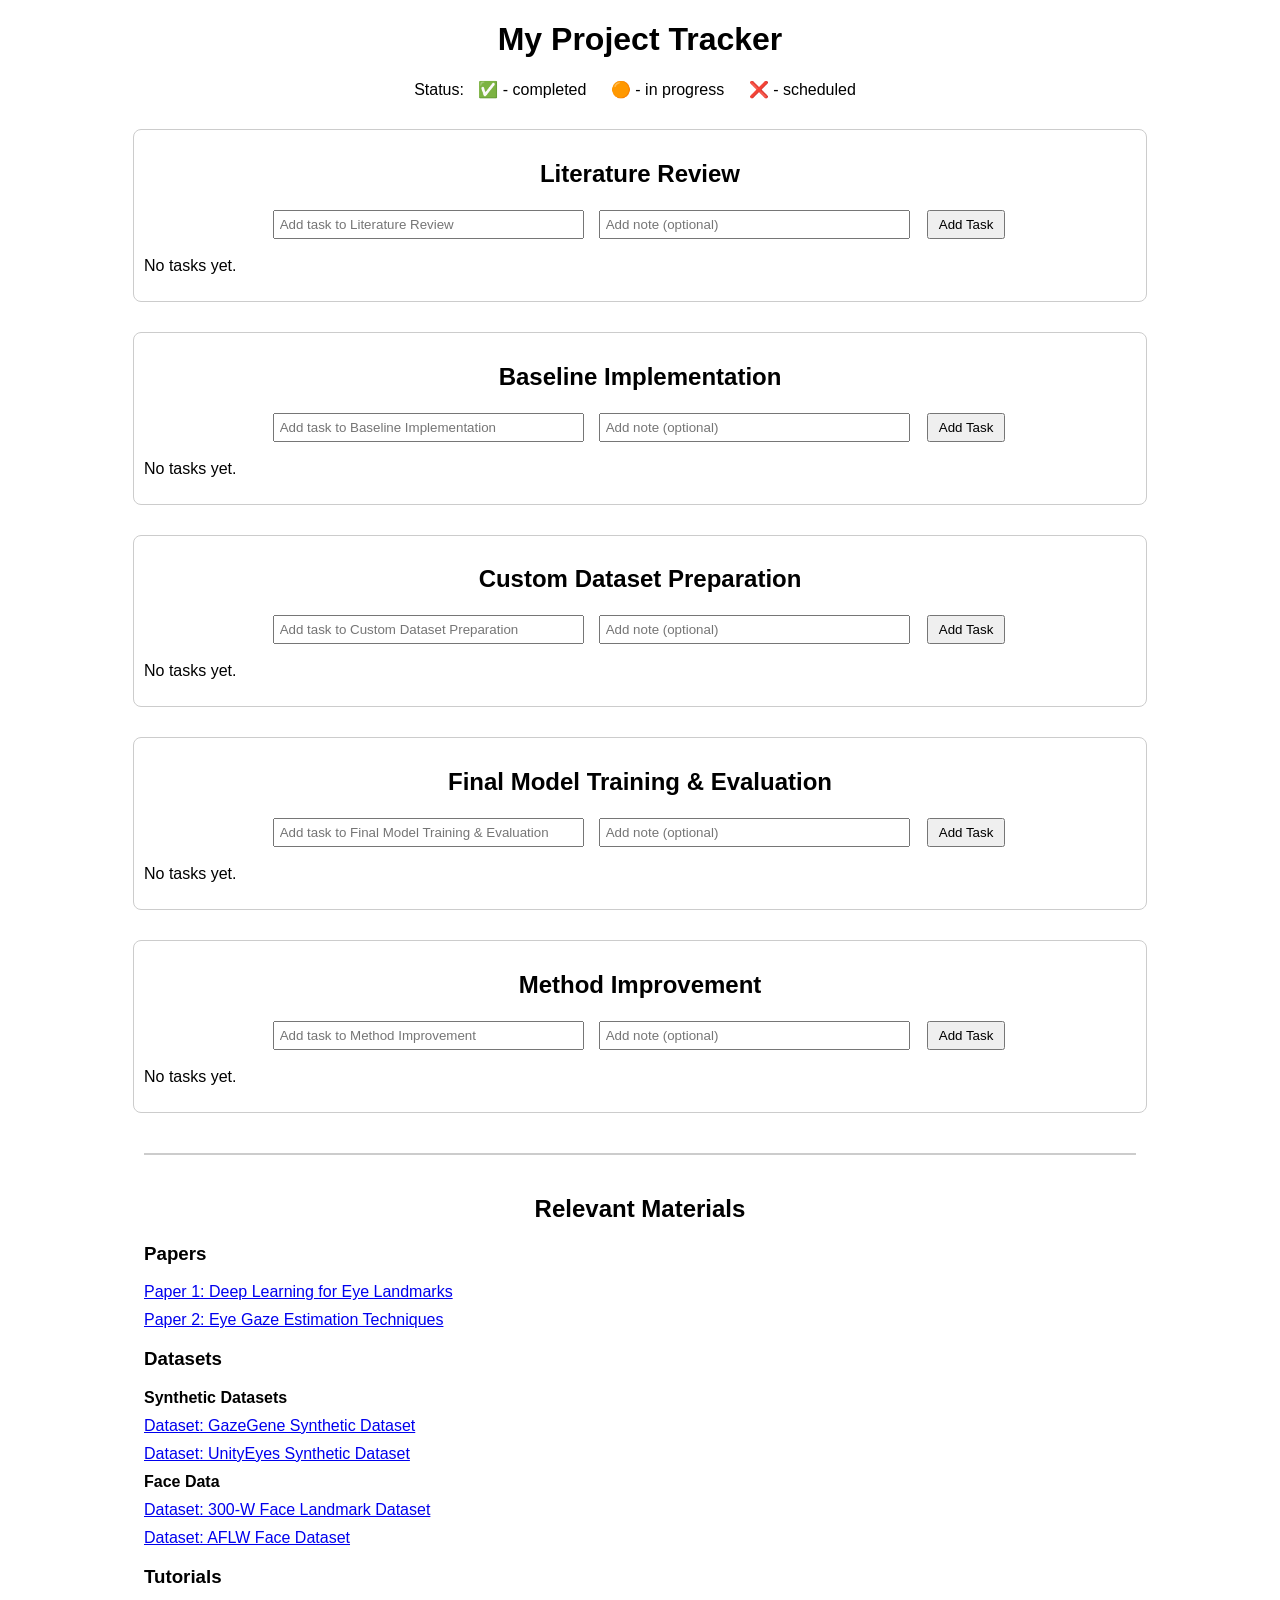
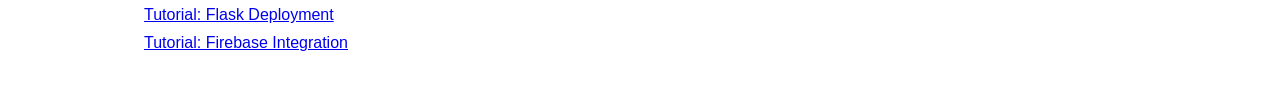
<file: index.html>
<!DOCTYPE html>
<html lang="en">
<head>
  <meta charset="UTF-8" />
  <meta name="viewport" content="width=device-width, initial-scale=1.0" />
  <title>Project Tracker</title>
  <style>
    /* Your existing CSS remains unchanged */
    body { font-family: Arial, sans-serif; margin: 20px; }
    h1, h2 { text-align: center; }
    .project { margin: 30px auto; width: 80%; border: 1px solid #ccc; border-radius: 8px; padding: 10px; }
    .task-input-section { text-align: center; margin: 10px 0; }
    input[type="text"] { width: 30%; padding: 5px; margin-right: 10px; }
    button { padding: 5px 10px; margin: 2px; cursor: pointer; }
    ul { list-style-type: none; padding-left: 0; }
    li { margin: 10px 0; }
    .status-legend { text-align: center; margin: 20px 0; }
    .status-legend span { margin: 0 10px; }
    #materials { width: 80%; margin: 40px auto; border-top: 2px solid #ccc; padding-top: 20px; }
    .note { display: block; margin-top: 5px; font-size: 0.95em; color: #333; }
    .note-input { width: 60%; margin-top: 5px; }
  </style>
</head>
<body>
  <h1>My Project Tracker</h1>

  <div class="status-legend">
    Status:
    <span>✅ - completed</span>
    <span>🟠 - in progress</span>
    <span>❌ - scheduled</span>
  </div>

  <!-- Projects container -->
  <div id="projects"></div>

<!-- Relevant Materials Section -->
<div id="materials">
  <h2>Relevant Materials</h2>

  <!-- Papers subsection -->
  <h3>Papers</h3>
  <ul>
    <li><a href="https://example.com/paper1" target="_blank">Paper 1: Deep Learning for Eye Landmarks</a></li>
    <li><a href="https://example.com/paper2" target="_blank">Paper 2: Eye Gaze Estimation Techniques</a></li>
  </ul>

  <!-- Datasets subsection -->
  <h3>Datasets</h3>
  <ul>
    <!-- Synthetic Datasets subsection -->
    <li><strong>Synthetic Datasets</strong>
      <ul>
        <li><a href="https://example.com/dataset1" target="_blank">Dataset: GazeGene Synthetic Dataset</a></li>
        <li><a href="https://example.com/dataset2" target="_blank">Dataset: UnityEyes Synthetic Dataset</a></li>
      </ul>
    </li>

    <!-- Face Data subsection -->
    <li><strong>Face Data</strong>
      <ul>
        <li><a href="https://example.com/facedata1" target="_blank">Dataset: 300-W Face Landmark Dataset</a></li>
        <li><a href="https://example.com/facedata2" target="_blank">Dataset: AFLW Face Dataset</a></li>
      </ul>
    </li>
  </ul>

  <!-- Tutorials subsection -->
  <h3>Tutorials</h3>
  <ul>
    <li><a href="https://example.com/tutorial1" target="_blank">Tutorial: Flask Deployment</a></li>
    <li><a href="https://example.com/tutorial2" target="_blank">Tutorial: Firebase Integration</a></li>
  </ul>
</div>


  <script>
    const API_URL = 'https://tracker-backend.fangzhou-ma029.workers.dev'; 
    const projectsContainer = document.getElementById("projects");

    const projectList = [
      "Literature Review",
      "Baseline Implementation",
      "Custom Dataset Preparation",
      "Final Model Training & Evaluation",
      "Method Improvement"
    ];

    function statusSymbol(status) {
      switch (status) {
        case "completed": return "✅";
        case "in progress": return "🟠";
        case "scheduled": return "❌";
        default: return "";
      }
    }

    async function loadTasks() {
      const data = {};
      projectList.forEach(p => data[p] = []); // initialize

      try {
        const response = await fetch(`${API_URL}/tasks`);
        const tasks = await response.json();
        tasks.forEach(t => {
          if (!data[t.project]) data[t.project] = [];
          data[t.project].push(t);
        });
      } catch (err) {
        console.error("Couldn’t load tasks:", err);
      }

      render(data);
    }


    function render(data) {
      projectsContainer.innerHTML = "";
      for (let project in data) {
        const projectDiv = document.createElement("div");
        projectDiv.className = "project";

        const h2 = document.createElement("h2");
        h2.textContent = project;
        projectDiv.appendChild(h2);

        // Task input section
        const inputSection = document.createElement("div");
        inputSection.className = "task-input-section";
        inputSection.innerHTML = `
          <input type="text" id="input-${project}" placeholder="Add task to ${project}">
          <input type="text" id="note-${project}" placeholder="Add note (optional)">
          <button onclick="addTask('${project}')">Add Task</button>
        `;
        projectDiv.appendChild(inputSection);

        // Task list
        const ul = document.createElement("ul");
        if (data[project].length === 0) {
          const li = document.createElement("li");
          li.textContent = "No tasks yet.";
          ul.appendChild(li);
        } else {
          data[project].forEach(task => {
            const li = document.createElement("li");
            li.innerHTML = `
              ${statusSymbol(task.status)} <strong>${task.name}</strong>
              <span class="note">Note: ${task.note || ""}</span>
              <input
                type="text"
                class="note-input"
                placeholder="Edit note"
                onchange="editNote(${task.id}, this.value, '${task.status}')"
              />
              <br>
              <button onclick="deleteTask(${task.id})">Delete</button>
              <button onclick="updateStatus(${task.id}, '${task.status}', '${task.note}')">
                Update Status
              </button>
            `;
            ul.appendChild(li);
          });
        }

        projectDiv.appendChild(ul);
        projectsContainer.appendChild(projectDiv);
      }
    }


    async function addTask(project) {
      const taskInput = document.getElementById(`input-${project}`);
      const noteInput = document.getElementById(`note-${project}`);
      const taskName = taskInput.value.trim();
      const note = noteInput.value.trim();

      if (taskName) {
        await fetch(`${API_URL}/tasks`, {
          method: 'POST',
          headers: { 'Content-Type': 'application/json' },
          body: JSON.stringify({
            project: project,
            name: taskName,
            status: "scheduled",
            note: note
          })
        });
        taskInput.value = "";
        noteInput.value = "";
        loadTasks();
      }
    }

    async function deleteTask(task_id) {
      await fetch(`${API_URL}/tasks/${task_id}`, { method: 'DELETE' });
      loadTasks();
    }

    async function updateStatus(task_id, currentStatus, note) {
      const statuses = ["scheduled", "in progress", "completed"];
      const nextStatus = statuses[(statuses.indexOf(currentStatus) + 1) % statuses.length];

      await fetch(`${API_URL}/tasks/${task_id}`, {
        method: 'PUT',
        headers: { 'Content-Type': 'application/json' },
        body: JSON.stringify({ status: nextStatus, note: note })
      });
      loadTasks();
    }

    async function editNote(task_id, newNote, currentStatus) {
      await fetch(`${API_URL}/tasks/${task_id}`, {
        method: 'PUT',
        headers: { 'Content-Type': 'application/json' },
        body: JSON.stringify({ status: currentStatus, note: newNote })
      });
      loadTasks();
    }

    loadTasks();
  </script>
</body>
</html>
</file>
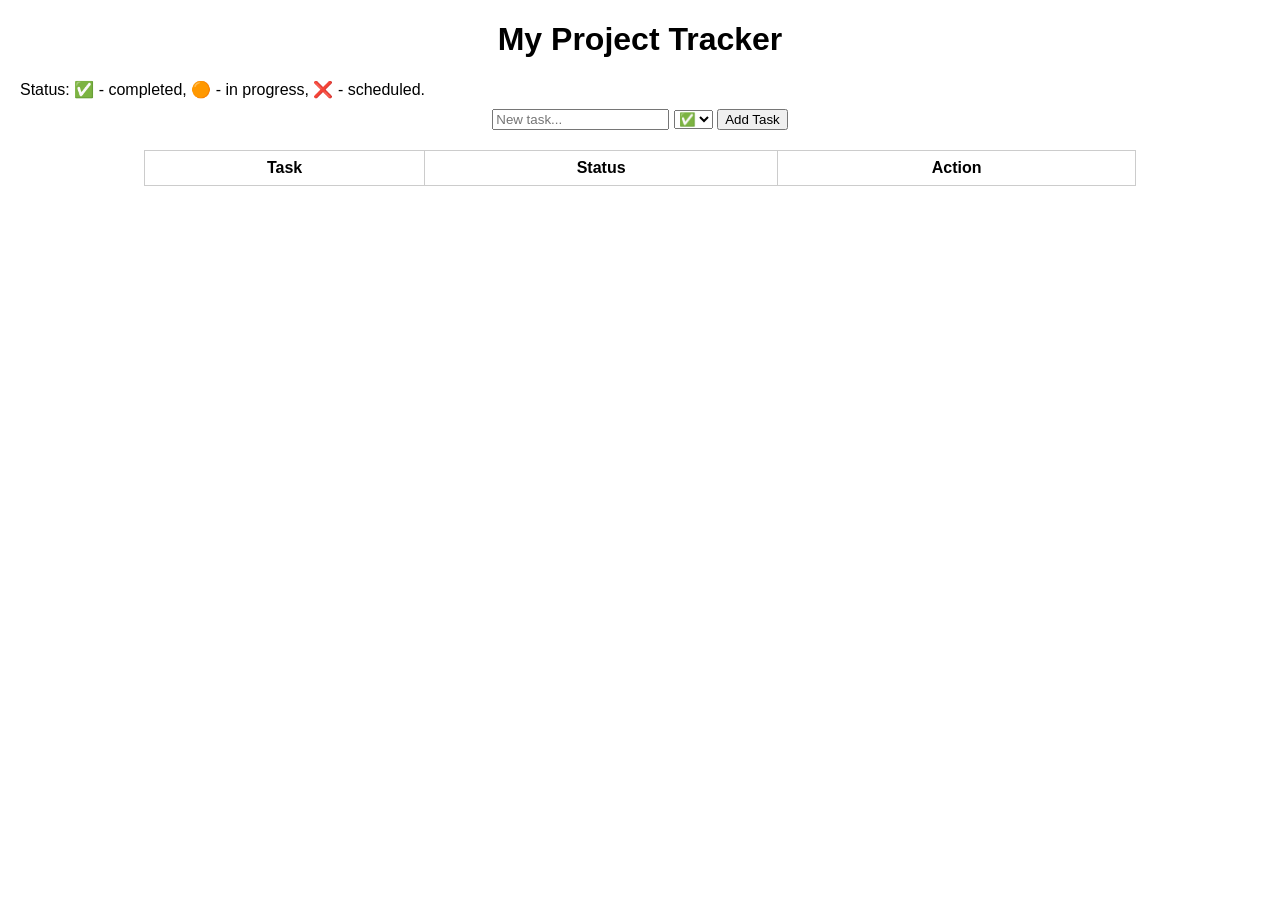
<file: Project_tracker/index.html>
<!DOCTYPE html>
<html lang="en">
<head>
  <meta charset="UTF-8" />
  <meta name="viewport" content="width=device-width, initial-scale=1.0" />
  <title>Project Tracker</title>
  <link rel="stylesheet" href="style.css" />
</head>
<body>
  <h1>My Project Tracker</h1>

  <div id="status-legend">
    Status: ✅ - completed, 🟠 - in progress, ❌ - scheduled.
  </div>

  <form id="task-form">
    <input type="text" id="task-input" placeholder="New task..." required />
    <select id="status-input">
      <option value="completed">✅</option>
      <option value="in progress">🟠</option>
      <option value="scheduled">❌</option>
    </select>
    <button type="submit">Add Task</button>
  </form>

  <table id="task-table">
    <tr>
      <th>Task</th>
      <th>Status</th>
      <th>Action</th>
    </tr>
  </table>

  <script src="script.js"></script>
</body>
</html>
</file>
<file: Project_tracker/style.css>
body {
  font-family: Arial, sans-serif;
  margin: 20px;
}

h1 {
  text-align: center;
}

#status-legend {
  margin: 10px 0;
}

form {
  text-align: center;
  margin-bottom: 20px;
}

table {
  width: 80%;
  margin: auto;
  border-collapse: collapse;
}

th, td {
  border: 1px solid #ccc;
  padding: 8px;
  text-align: center;
}

button {
  cursor: pointer;
}
</file>
